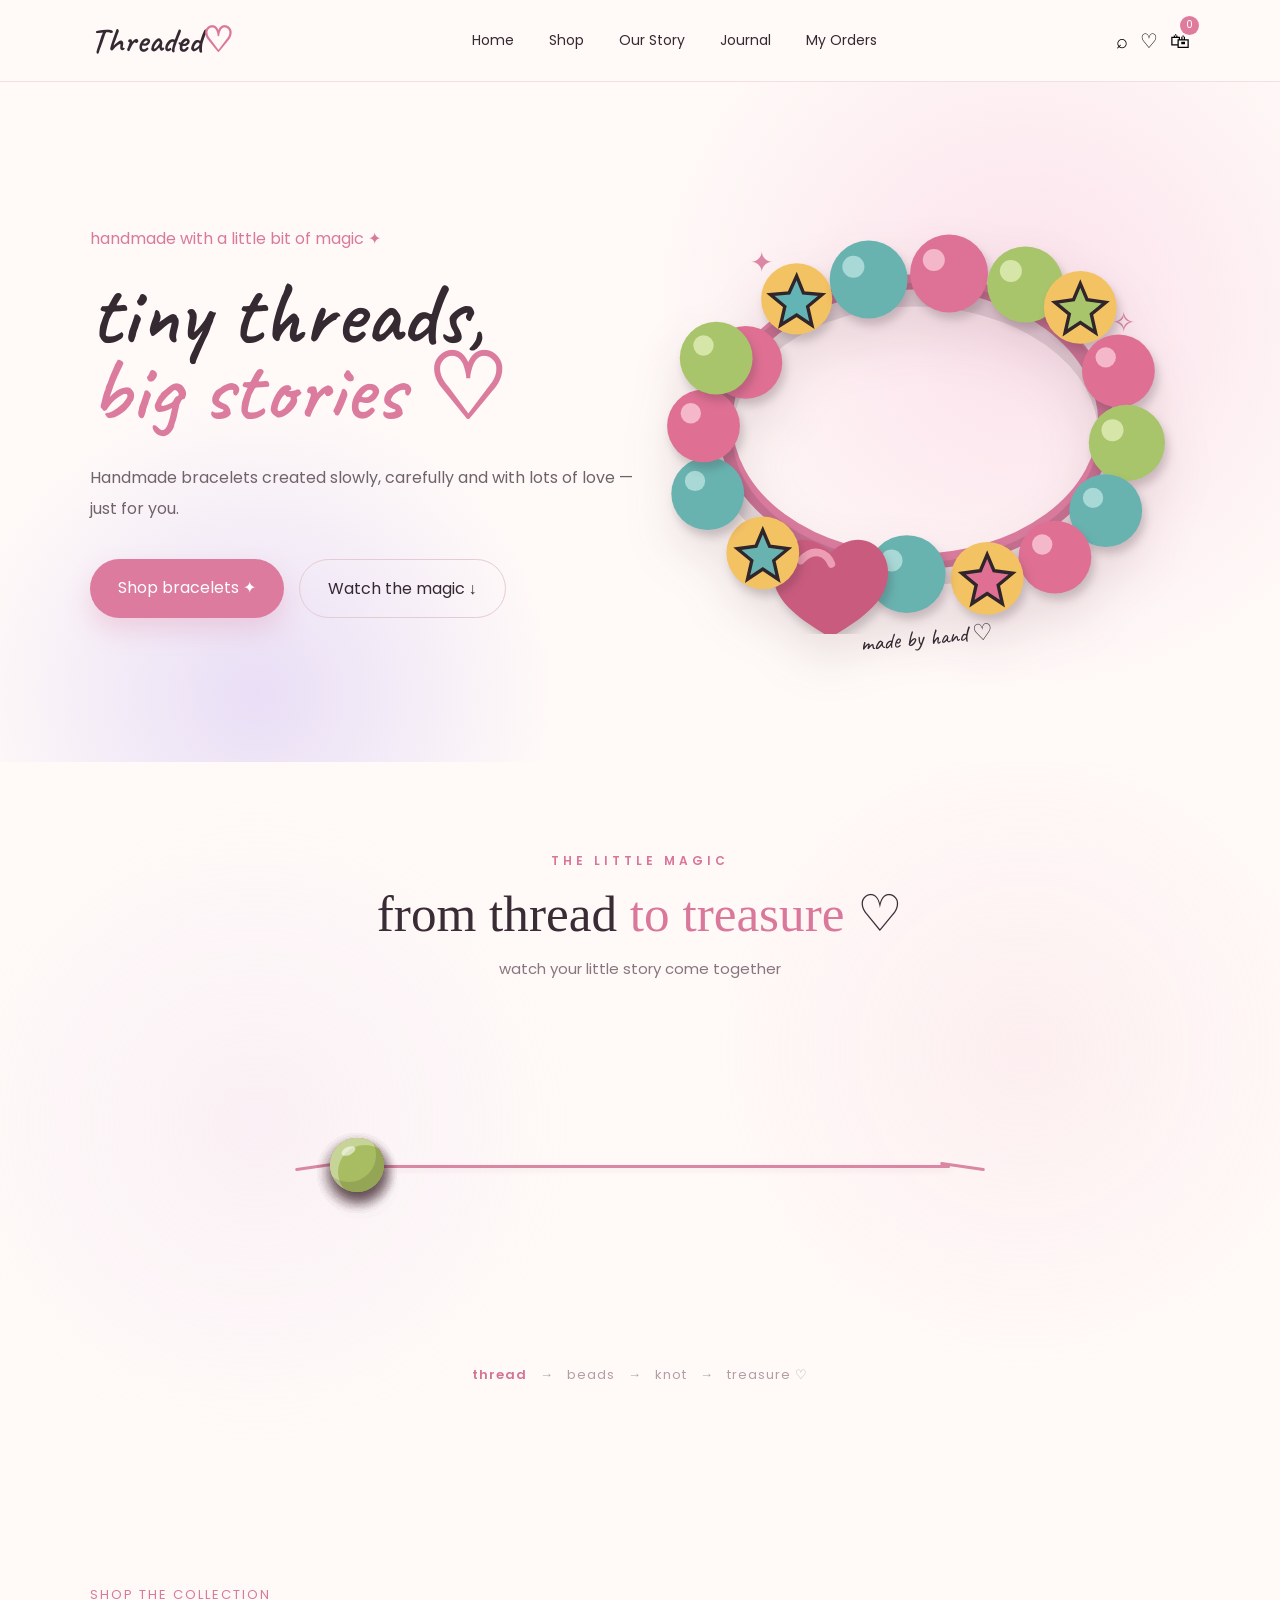
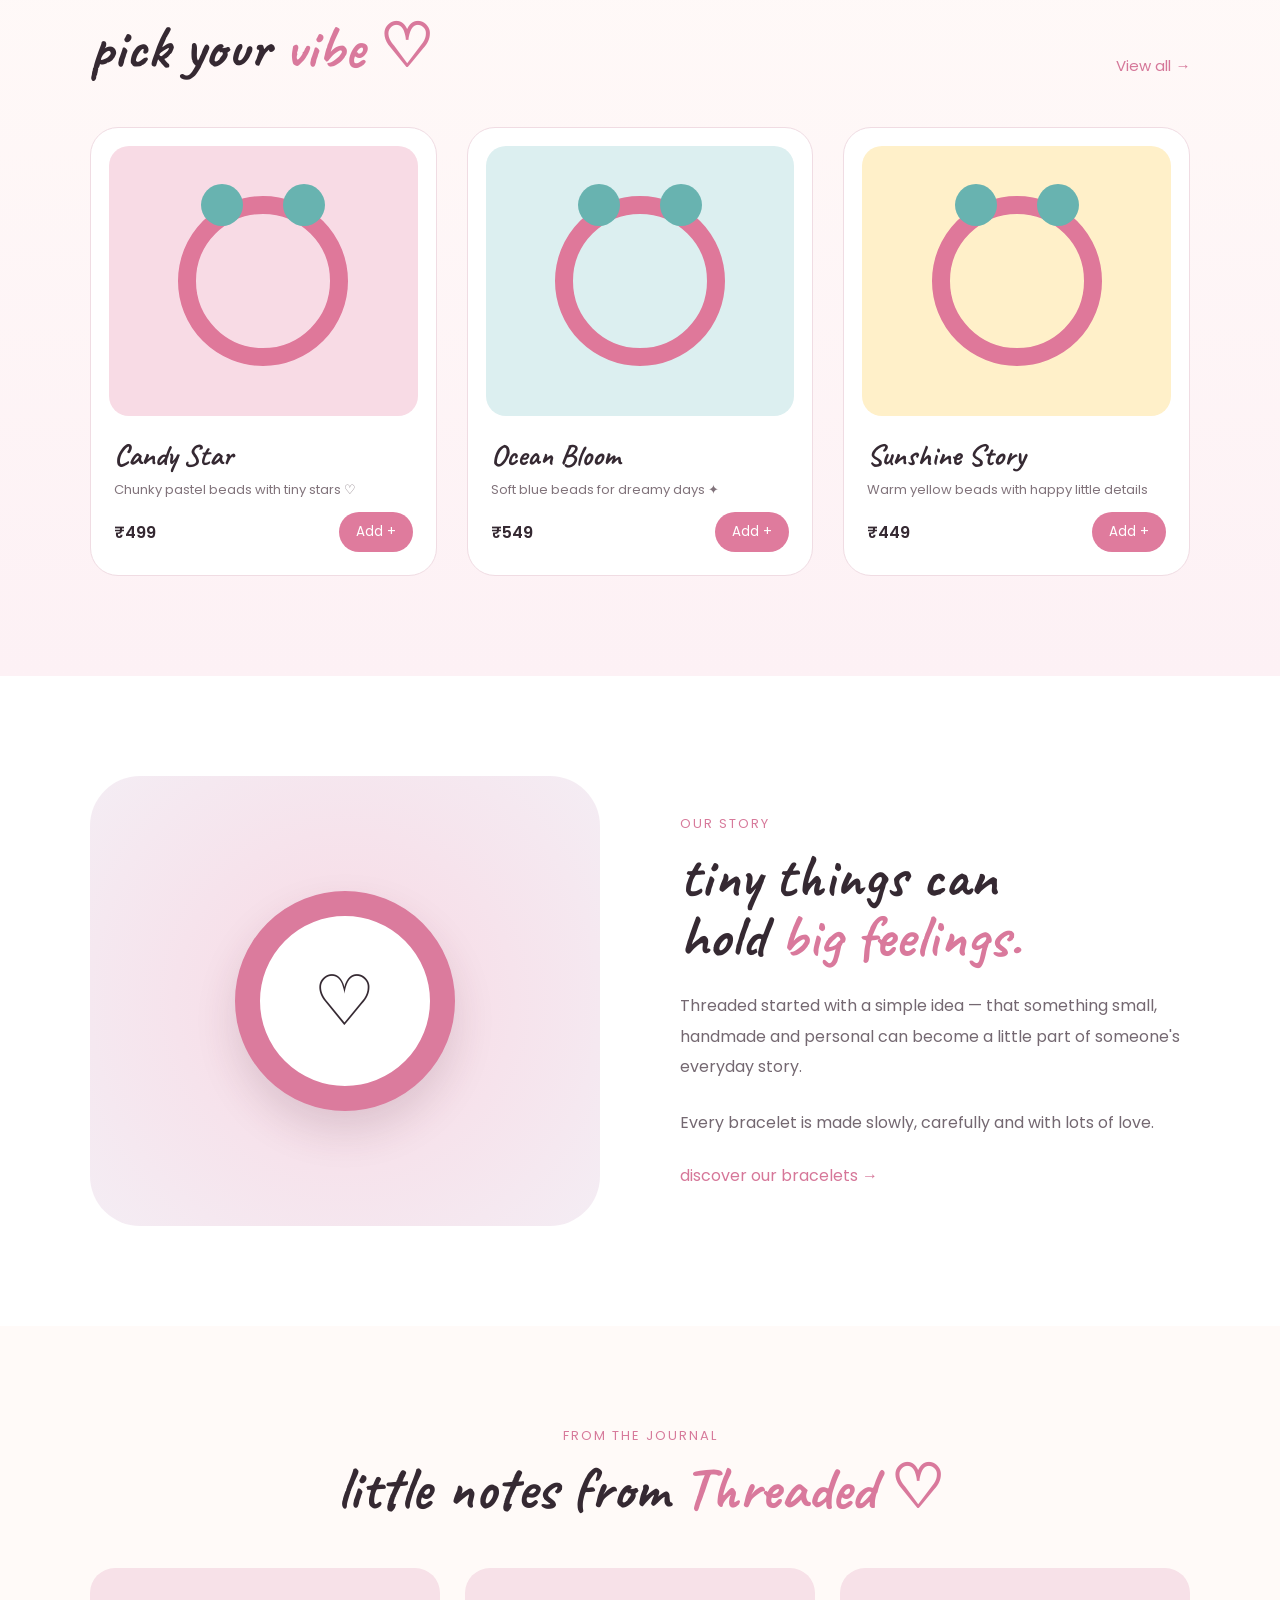
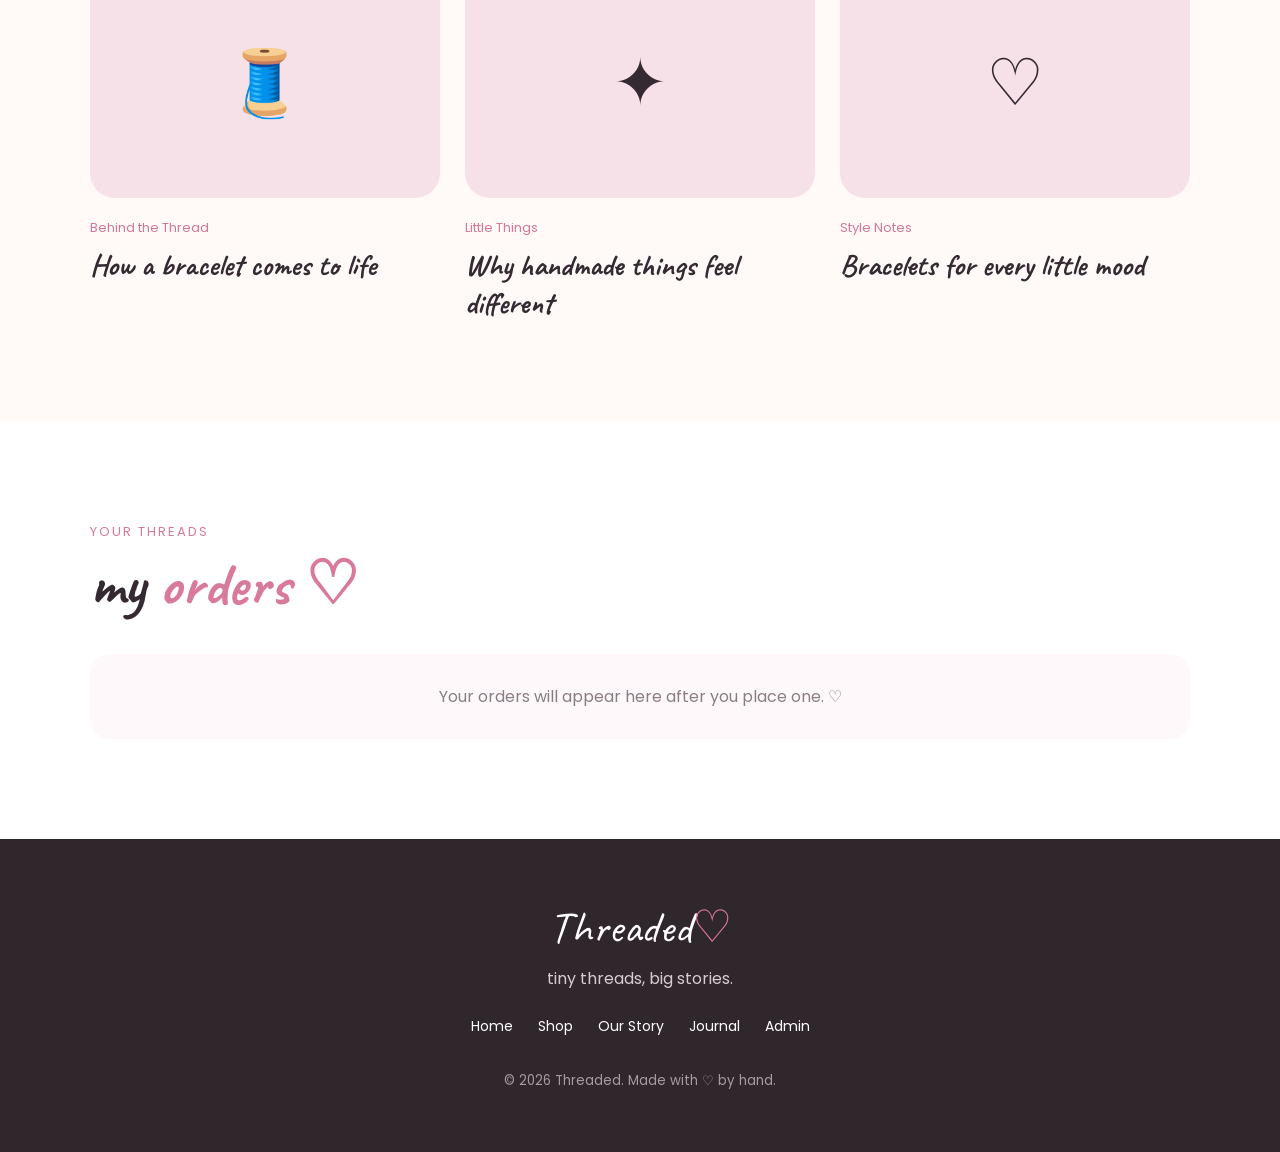
<file: index.html>
<!DOCTYPE html>
<html lang="en">
<head>
    <meta charset="UTF-8">
    <meta name="viewport" content="width=device-width, initial-scale=1.0">

    <title>Threaded ♡ | Handmade Bracelets</title>

    <link rel="stylesheet" href="style.css">

    <link href="https://fonts.googleapis.com/css2?family=Caveat:wght@400;500;600;700&family=Poppins:wght@300;400;500;600&display=swap" rel="stylesheet">
</head>

<body>

<!-- ================= NAVBAR ================= -->

<header class="navbar">

    <div class="logo">
        Threaded<span>♡</span>
    </div>

    <nav>
        <a href="#home">Home</a>
        <a href="#shop">Shop</a>
        <a href="#story">Our Story</a>
        <a href="#journal">Journal</a>
        <a href="#orders">My Orders</a>
    </nav>

    <div class="nav-icons">

        <button onclick="openSearch()">⌕</button>

        <button onclick="showWishlist()">♡</button>

        <button class="cart-button" onclick="openCart()">
            🛍
            <span id="cartCount">0</span>
        </button>

    </div>

</header>


<!-- ================= HERO ================= -->

<section class="hero" id="home">

    <div class="hero-content">

        <p class="eyebrow">
            handmade with a little bit of magic ✦
        </p>

        <h1>
            tiny threads,<br>
            <span>big stories ♡</span>
        </h1>

        <p class="hero-text">
            Handmade bracelets created slowly, carefully and with lots
            of love — just for you.
        </p>

        <div class="hero-buttons">

            <a href="#shop" class="btn primary">
                Shop bracelets ✦
            </a>

            <a href="#process" class="btn secondary">
                Watch the magic ↓
            </a>

        </div>

    </div>


    <!-- BRACELET FROM REFERENCE IMAGE -->

    <div class="hero-bracelet">

        <div class="sparkle sparkle-one">✦</div>
        <div class="sparkle sparkle-two">✧</div>
        <div class="sparkle sparkle-three">✦</div>

        <svg
            class="bracelet-svg"
            viewBox="0 0 650 500"
            xmlns="http://www.w3.org/2000/svg"
        >

            <!-- Bracelet thread -->
            <ellipse
                cx="325"
                cy="250"
                rx="225"
                ry="165"
                fill="none"
                stroke="#d77a9c"
                stroke-width="18"
            />

            <!-- Shadow -->
            <ellipse
                cx="325"
                cy="265"
                rx="230"
                ry="165"
                fill="none"
                stroke="rgba(50,30,40,0.12)"
                stroke-width="28"
            />

            <!-- TOP LEFT PINK -->
            <g class="bead">
                <circle cx="125" cy="180" r="43" fill="#df7094"/>
                <circle cx="112" cy="166" r="12" fill="#f5b8ca"/>
            </g>

            <!-- TOP LEFT STAR -->
            <g class="star-bead">
                <circle cx="185" cy="105" r="42" fill="#f3c263"/>
                <path
                    d="M185 78
                       L193 98
                       L215 100
                       L198 114
                       L203 136
                       L185 124
                       L166 136
                       L171 114
                       L154 100
                       L176 98 Z"
                    fill="#62b5b4"
                    stroke="#30252b"
                    stroke-width="4"
                />
            </g>

            <!-- TOP TEAL -->
            <g class="bead">
                <circle cx="270" cy="82" r="46" fill="#68b3b0"/>
                <circle cx="252" cy="67" r="13" fill="#a9d9d6"/>
            </g>

            <!-- TOP PINK -->
            <g class="bead">
                <circle cx="365" cy="75" r="46" fill="#dd7296"/>
                <circle cx="347" cy="59" r="13" fill="#f4b7c9"/>
            </g>

            <!-- TOP GREEN -->
            <g class="bead">
                <circle cx="455" cy="88" r="45" fill="#a9c56b"/>
                <circle cx="438" cy="72" r="13" fill="#d6e6a8"/>
            </g>

            <!-- TOP RIGHT STAR -->
            <g class="star-bead">
                <circle cx="520" cy="115" r="43" fill="#f3c263"/>
                <path
                    d="M520 87
                       L528 106
                       L550 109
                       L533 123
                       L538 145
                       L520 133
                       L502 145
                       L507 123
                       L490 109
                       L512 106 Z"
                    fill="#a9c56b"
                    stroke="#30252b"
                    stroke-width="4"
                />
            </g>

            <!-- RIGHT PINK -->
            <g class="bead">
                <circle cx="565" cy="190" r="43" fill="#df7094"/>
                <circle cx="550" cy="174" r="12" fill="#f5b8ca"/>
            </g>

            <!-- RIGHT GREEN -->
            <g class="bead">
                <circle cx="575" cy="275" r="45" fill="#a9c56b"/>
                <circle cx="558" cy="260" r="13" fill="#d6e6a8"/>
            </g>

            <!-- RIGHT TEAL -->
            <g class="bead">
                <circle cx="550" cy="355" r="43" fill="#68b3b0"/>
                <circle cx="535" cy="340" r="12" fill="#a9d9d6"/>
            </g>

            <!-- RIGHT PINK -->
            <g class="bead">
                <circle cx="490" cy="410" r="43" fill="#df7094"/>
                <circle cx="475" cy="395" r="12" fill="#f5b8ca"/>
            </g>

            <!-- BOTTOM RIGHT STAR -->
            <g class="star-bead">
                <circle cx="410" cy="435" r="43" fill="#f3c263"/>
                <path
                    d="M410 407
                       L418 426
                       L440 429
                       L423 443
                       L428 465
                       L410 453
                       L392 465
                       L397 443
                       L380 429
                       L402 426 Z"
                    fill="#df7094"
                    stroke="#30252b"
                    stroke-width="4"
                />
            </g>

            <!-- LEFT BOTTOM TEAL -->
            <g class="bead">
                <circle cx="315" cy="430" r="46" fill="#68b3b0"/>
                <circle cx="297" cy="414" r="13" fill="#a9d9d6"/>
            </g>

            <!-- HEART CENTER -->
            <g class="heart-bead">

                <path
                    d="
                    M225 405
                    C190 370 150 400 158 438
                    C164 469 198 488 225 505
                    C252 488 286 469 292 438
                    C300 400 260 370 225 405
                    Z
                    "
                    fill="#c95c7e"
                />

                <path
                    d="
                    M190 414
                    C205 397 221 405 226 418
                    "
                    fill="none"
                    stroke="#ed9db4"
                    stroke-width="9"
                    stroke-linecap="round"
                />

            </g>

            <!-- LEFT BOTTOM STAR -->
            <g class="star-bead">
                <circle cx="145" cy="405" r="43" fill="#f3c263"/>

                <path
                    d="M145 378
                       L153 397
                       L175 400
                       L158 414
                       L163 436
                       L145 424
                       L127 436
                       L132 414
                       L115 400
                       L137 397 Z"
                    fill="#68b3b0"
                    stroke="#30252b"
                    stroke-width="4"
                />
            </g>

            <!-- LEFT TEAL -->
            <g class="bead">
                <circle cx="80" cy="335" r="43" fill="#68b3b0"/>
                <circle cx="65" cy="320" r="12" fill="#a9d9d6"/>
            </g>

            <!-- LEFT PINK -->
            <g class="bead">
                <circle cx="75" cy="255" r="43" fill="#df7094"/>
                <circle cx="60" cy="240" r="12" fill="#f5b8ca"/>
            </g>

            <!-- LEFT GREEN -->
            <g class="bead">
                <circle cx="90" cy="175" r="43" fill="#a9c56b"/>
                <circle cx="75" cy="160" r="12" fill="#d6e6a8"/>
            </g>

        </svg>

        <div class="handmade-text">
            made by hand ♡
        </div>

    </div>

</section>


<!-- ================= PROCESS ================= -->

<!-- ==================== THE LITTLE MAGIC ==================== -->
<section class="magic-process" id="magic">

    <div class="magic-heading">
        <span>THE LITTLE MAGIC</span>
        <h2>from thread <em>to treasure</em> ♡</h2>
        <p>watch your little story come together</p>
    </div>

    <div class="bracelet-animation">

        <!-- THREAD -->
        <div class="magic-thread">
            <div class="thread-line"></div>
            <div class="thread-end left"></div>
            <div class="thread-end right"></div>
        </div>

        <!-- MOVING BEADS -->
        <div class="moving-beads">

            <div class="magic-bead pink bead-1"></div>

            <div class="magic-bead blue bead-2"></div>

            <div class="magic-bead yellow star-bead bead-3">
                <span>★</span>
            </div>

            <div class="magic-bead green bead-4"></div>

            <div class="magic-bead pink bead-5"></div>

            <div class="magic-bead blue bead-6"></div>

            <div class="magic-bead yellow star-bead bead-7">
                <span>★</span>
            </div>

            <div class="magic-bead green bead-8"></div>

        </div>

        <!-- KNOT -->
        <div class="magic-knot">
            <div class="knot-loop left-loop"></div>
            <div class="knot-loop right-loop"></div>
            <div class="knot-center"></div>
            <div class="knot-tail left-tail"></div>
            <div class="knot-tail right-tail"></div>
        </div>

        <!-- FINISHED BRACELET -->
        <div class="finished-bracelet">

            <div class="bracelet-ring"></div>

            <div class="final-bead final-1 pink"></div>
            <div class="final-bead final-2 blue"></div>

            <div class="final-bead final-3 yellow star-final">
                ★
            </div>

            <div class="final-bead final-4 green"></div>

            <div class="final-bead final-5 pink"></div>

            <div class="final-bead final-6 blue"></div>

            <div class="final-bead final-7 yellow star-final">
                ★
            </div>

            <div class="final-bead final-8 green"></div>

            <!-- HEART -->
            <div class="final-heart">♥</div>

            <!-- SPARKLES -->
            <span class="magic-sparkle sparkle-1">✦</span>
            <span class="magic-sparkle sparkle-2">✧</span>
            <span class="magic-sparkle sparkle-3">✦</span>

        </div>

    </div>

    <div class="magic-caption">
        <span class="caption-step active">thread</span>
        <span>→</span>
        <span class="caption-step">beads</span>
        <span>→</span>
        <span class="caption-step">knot</span>
        <span>→</span>
        <span class="caption-step">treasure ♡</span>
    </div>

</section>


<!-- ================= SHOP ================= -->

<section class="shop-section" id="shop">

    <div class="section-heading">

        <div>
            <p class="section-small">SHOP THE COLLECTION</p>

            <h2>
                pick your <span>vibe ♡</span>
            </h2>
        </div>

        <button class="view-all" onclick="scrollToShop()">
            View all →
        </button>

    </div>


    <div class="products" id="productGrid"></div>

</section>


<!-- ================= STORY ================= -->

<section class="story" id="story">

    <div class="story-art">

        <div class="mini-bracelet">
            ♡
        </div>

    </div>

    <div class="story-content">

        <p class="section-small">OUR STORY</p>

        <h2>
            tiny things can<br>
            hold <span>big feelings.</span>
        </h2>

        <p>
            Threaded started with a simple idea — that something small,
            handmade and personal can become a little part of someone's
            everyday story.
        </p>

        <p>
            Every bracelet is made slowly, carefully and with lots of love.
        </p>

        <a href="#shop" class="text-link">
            discover our bracelets →
        </a>

    </div>

</section>


<!-- ================= JOURNAL ================= -->

<section class="journal" id="journal">

    <p class="section-small">FROM THE JOURNAL</p>

    <h2>
        little notes from <span>Threaded ♡</span>
    </h2>

    <div class="journal-grid">

        <article>
            <div class="journal-image">🧵</div>
            <p>Behind the Thread</p>
            <h3>How a bracelet comes to life</h3>
        </article>

        <article>
            <div class="journal-image">✦</div>
            <p>Little Things</p>
            <h3>Why handmade things feel different</h3>
        </article>

        <article>
            <div class="journal-image">♡</div>
            <p>Style Notes</p>
            <h3>Bracelets for every little mood</h3>
        </article>

    </div>

</section>


<!-- ================= MY ORDERS ================= -->

<section class="orders-section" id="orders">

    <p class="section-small">YOUR THREADS</p>

    <h2>
        my <span>orders ♡</span>
    </h2>

    <div id="ordersList" class="orders-list">
        <p class="empty-orders">
            Your orders will appear here after you place one. ♡
        </p>
    </div>

</section>


<!-- ================= FOOTER ================= -->

<footer>

    <div class="footer-logo">
        Threaded<span>♡</span>
    </div>

    <p>
        tiny threads, big stories.
    </p>

    <div class="footer-links">
        <a href="#home">Home</a>
        <a href="#shop">Shop</a>
        <a href="#story">Our Story</a>
        <a href="#journal">Journal</a>
        <a href="admin.html">Admin</a>
    </div>

    <small>
        © 2026 Threaded. Made with ♡ by hand.
    </small>

</footer>


<!-- ================= CART ================= -->

<div class="overlay" id="overlay" onclick="closeCart()"></div>

<aside class="cart-panel" id="cartPanel">

    <div class="cart-header">

        <h2>Your Bag ♡</h2>

        <button onclick="closeCart()">×</button>

    </div>

    <div id="cartItems"></div>

    <div class="cart-bottom">

        <div class="cart-total">
            <span>Total</span>
            <strong id="cartTotal">₹0</strong>
        </div>

        <button class="checkout-btn" onclick="checkout()">
            Continue to checkout →
        </button>

    </div>

</aside>


<!-- ================= CHECKOUT MODAL ================= -->

<div class="modal" id="checkoutModal">

    <div class="modal-box">

        <button class="modal-close" onclick="closeCheckout()">×</button>

        <p class="section-small">CHECKOUT</p>

        <h2>
            almost <span>yours ♡</span>
        </h2>

        <form id="checkoutForm">

            <input
                type="text"
                id="customerName"
                placeholder="Your name"
                required
            >

            <input
                type="email"
                id="customerEmail"
                placeholder="Email address"
                required
            >

            <input
                type="tel"
                id="customerPhone"
                placeholder="Phone number"
                required
            >

            <textarea
                id="customerAddress"
                placeholder="Delivery address"
                required
            ></textarea>

            <div class="form-row">

                <input
                    type="text"
                    id="customerCity"
                    placeholder="City"
                    required
                >

                <input
                    type="text"
                    id="customerPincode"
                    placeholder="Pincode"
                    required
                >

            </div>

            <div class="payment-box">

                <h3>Payment</h3>

                <p>
                    Secure payment gateway
                </p>

                <button type="submit" class="payment-btn">
                    Pay Now — <span id="checkoutAmount">₹0</span>
                </button>

                <small>
                    Demo payment for prototype.
                    Connect Razorpay/Stripe through a backend for real payments.
                </small>

            </div>

        </form>

    </div>

</div>


<script src="script.js"></script>

</body>
</html>
</file>
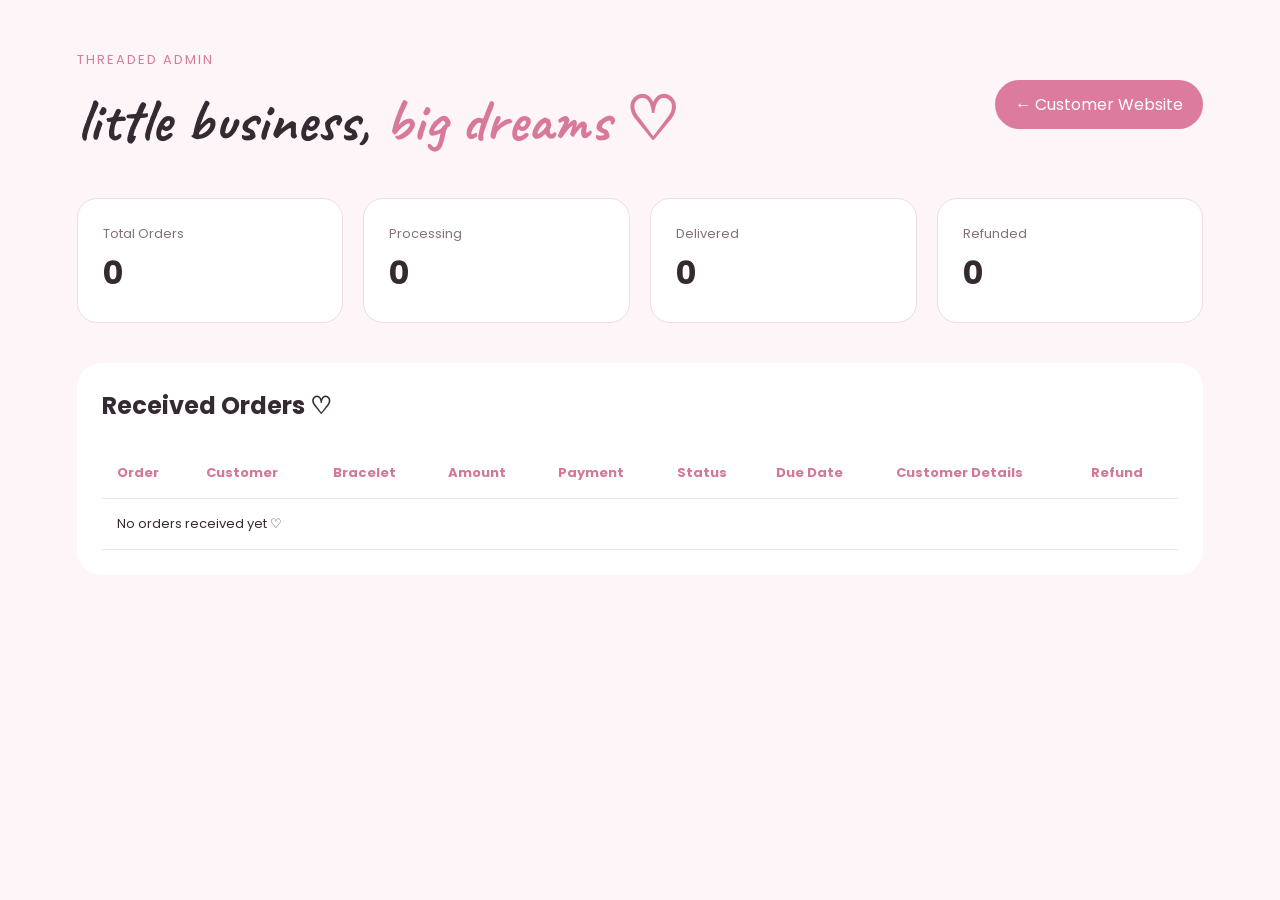
<file: admin.html>
<!DOCTYPE html>
<html lang="en">

<head>

    <meta charset="UTF-8">

    <meta
        name="viewport"
        content="width=device-width, initial-scale=1.0"
    >

    <title>Threaded | Admin Dashboard</title>

    <link rel="stylesheet" href="style.css">

    <link
        href="https://fonts.googleapis.com/css2?family=Caveat:wght@400;500;600;700&family=Poppins:wght@300;400;500;600&display=swap"
        rel="stylesheet"
    >

    <style>

        body {
            background: #fdf5f7;
        }

        .admin-page {
            padding: 50px 6%;
        }

        .admin-header {
            display: flex;
            justify-content: space-between;
            align-items: center;
            margin-bottom: 40px;
        }

        .admin-title {
            font-family: "Caveat", cursive;
            font-size: 60px;
        }

        .admin-title span {
            color: #d8799b;
        }

        .back-home {
            padding: 12px 20px;
            border-radius: 25px;
            background: #dc7b9d;
            color: white;
        }

        .dashboard-cards {
            display: grid;
            grid-template-columns:
                repeat(4, 1fr);

            gap: 20px;
            margin-bottom: 40px;
        }

        .dashboard-card {
            background: white;
            padding: 25px;
            border-radius: 20px;
            border: 1px solid #efdde4;
        }

        .dashboard-card p {
            color: #81727a;
            font-size: 13px;
        }

        .dashboard-card h2 {
            font-family: "Poppins", sans-serif;
            font-size: 32px;
            margin-top: 5px;
        }

        .admin-table {
            background: white;
            border-radius: 25px;
            padding: 25px;
            overflow-x: auto;
        }

        table {
            width: 100%;
            border-collapse: collapse;
            min-width: 900px;
        }

        th,
        td {
            padding: 15px;
            text-align: left;
            border-bottom: 1px solid #f1e1e6;
            font-size: 13px;
        }

        th {
            color: #d47799;
        }

        select {
            padding: 8px;
            border-radius: 10px;
            border: 1px solid #e8d4dc;
        }

        .refund-btn {
            background: #f0d5de;
            color: #8d4661;
            padding: 8px 12px;
            border-radius: 15px;
        }

        .customer-btn {
            background: #e9def3;
            padding: 8px 12px;
            border-radius: 15px;
        }

        @media(max-width: 800px) {

            .dashboard-cards {
                grid-template-columns: 1fr 1fr;
            }

            .admin-header {
                display: block;
            }

            .back-home {
                display: inline-block;
                margin-top: 15px;
            }

        }

    </style>

</head>


<body>

<div class="admin-page">

    <div class="admin-header">

        <div>

            <p class="section-small">
                THREADED ADMIN
            </p>

            <h1 class="admin-title">
                little business,
                <span>big dreams ♡</span>
            </h1>

        </div>

        <a
            href="index.html"
            class="back-home"
        >
            ← Customer Website
        </a>

    </div>


    <!-- DASHBOARD CARDS -->

    <div class="dashboard-cards">

        <div class="dashboard-card">

            <p>Total Orders</p>

            <h2 id="totalOrders">
                0
            </h2>

        </div>


        <div class="dashboard-card">

            <p>Processing</p>

            <h2 id="processingOrders">
                0
            </h2>

        </div>


        <div class="dashboard-card">

            <p>Delivered</p>

            <h2 id="deliveredOrders">
                0
            </h2>

        </div>


        <div class="dashboard-card">

            <p>Refunded</p>

            <h2 id="refundedOrders">
                0
            </h2>

        </div>

    </div>


    <!-- ORDERS -->

    <div class="admin-table">

        <h2>
            Received Orders ♡
        </h2>

        <br>

        <table>

            <thead>

                <tr>

                    <th>Order</th>

                    <th>Customer</th>

                    <th>Bracelet</th>

                    <th>Amount</th>

                    <th>Payment</th>

                    <th>Status</th>

                    <th>Due Date</th>

                    <th>Customer Details</th>

                    <th>Refund</th>

                </tr>

            </thead>


            <tbody id="adminOrders">

            </tbody>

        </table>

    </div>

</div>


<script src="admin.js"></script>

</body>

</html>
</file>
<file: style.css>
* {
    margin: 0;
    padding: 0;
    box-sizing: border-box;
}

html {
    scroll-behavior: smooth;
}

body {
    font-family: "Poppins", sans-serif;
    color: #352932;
    background: #fffaf8;
}

a {
    text-decoration: none;
    color: inherit;
}

button {
    font-family: inherit;
    cursor: pointer;
    border: none;
}


/* ================= NAVBAR ================= */

.navbar {
    height: 82px;
    padding: 0 7%;
    display: flex;
    align-items: center;
    justify-content: space-between;

    background: rgba(255,250,248,0.94);
    border-bottom: 1px solid #f1dfe4;

    position: sticky;
    top: 0;
    z-index: 1000;
}

.logo {
    font-family: "Caveat", cursive;
    font-size: 35px;
    font-weight: 600;
}

.logo span,
.footer-logo span {
    color: #dc789b;
}

.navbar nav {
    display: flex;
    gap: 35px;
}

.navbar nav a {
    font-size: 14px;
    transition: .3s;
}

.navbar nav a:hover {
    color: #d87799;
}

.nav-icons {
    display: flex;
    gap: 12px;
    align-items: center;
}

.nav-icons button {
    background: transparent;
    font-size: 20px;
}

.cart-button {
    position: relative;
}

.cart-button span {
    position: absolute;
    top: -10px;
    right: -9px;

    width: 19px;
    height: 19px;

    background: #df7c9e;
    color: white;

    border-radius: 50%;
    font-size: 10px;

    display: flex;
    justify-content: center;
    align-items: center;
}


/* ================= HERO ================= */

.hero {
    min-height: 680px;

    padding: 70px 7%;

    display: grid;
    grid-template-columns: 1fr 1fr;
    align-items: center;

    background:
        radial-gradient(
            circle at 80% 35%,
            #fbe1eb,
            transparent 35%
        ),
        radial-gradient(
            circle at 20% 90%,
            #e9def6,
            transparent 25%
        ),
        #fffaf8;
}

.hero-content {
    max-width: 620px;
}

.eyebrow {
    color: #d9799c;
    margin-bottom: 25px;
    font-size: 16px;
}

.hero h1 {
    font-family: "Caveat", cursive;
    font-size: clamp(70px, 7vw, 105px);
    line-height: .85;
    font-weight: 600;
    margin-bottom: 35px;
}

.hero h1 span {
    color: #db7b9d;
}

.hero-text {
    max-width: 550px;
    line-height: 1.9;
    color: #70636c;
    font-size: 16px;
}

.hero-buttons {
    display: flex;
    gap: 15px;
    margin-top: 35px;
}

.btn {
    padding: 16px 28px;
    border-radius: 40px;
    transition: .3s;
}

.btn.primary {
    color: white;
    background: #dc7b9d;
    box-shadow: 0 12px 25px rgba(220,123,157,.25);
}

.btn.secondary {
    border: 1px solid #e7cbd4;
}

.btn:hover {
    transform: translateY(-3px);
}


/* ================= BRACELET ================= */

.hero-bracelet {
    position: relative;
    min-height: 500px;

    display: flex;
    justify-content: center;
    align-items: center;
}

.bracelet-svg {
    width: 100%;
    max-width: 620px;

    filter:
        drop-shadow(0 25px 25px rgba(70,30,45,.12));

    animation: floatBracelet 5s ease-in-out infinite;
}

.bead,
.star-bead,
.heart-bead {
    filter: drop-shadow(4px 8px 5px rgba(50,30,40,.20));
}

.sparkle {
    position: absolute;
    color: #dc89a7;
    font-size: 28px;
    animation: sparkle 2s infinite;
}

.sparkle-one {
    top: 70px;
    left: 20%;
}

.sparkle-two {
    top: 130px;
    right: 10%;
}

.sparkle-three {
    bottom: 80px;
    right: 20%;
}

.handmade-text {
    position: absolute;
    bottom: 20px;
    left: 40%;

    font-family: "Caveat", cursive;
    font-size: 23px;
    transform: rotate(-5deg);
}

@keyframes floatBracelet {

    0%,100% {
        transform: translateY(0) rotate(0deg);
    }

    50% {
        transform: translateY(-12px) rotate(1deg);
    }
}

@keyframes sparkle {

    0%,100% {
        transform: scale(1);
        opacity: .5;
    }

    50% {
        transform: scale(1.3);
        opacity: 1;
    }
}


/* ================= GENERAL ================= */

section {
    padding: 100px 7%;
}

.section-small {
    color: #d77a9b;
    font-size: 13px;
    letter-spacing: 2px;
    margin-bottom: 12px;
}

section h2 {
    font-family: "Caveat", cursive;
    font-size: 60px;
    line-height: 1;
}

section h2 span {
    color: #d9799c;
}


/* ================= PROCESS ================= */

.process {
    text-align: center;
    background: #fff;
}

.process-grid {
    margin-top: 55px;

    display: grid;
    grid-template-columns: repeat(4,1fr);
    gap: 25px;
}

.process-card {
    padding: 35px 20px;
    background: #fffaf8;
    border-radius: 25px;
    border: 1px solid #f1dce2;

    transition: .3s;
}

.process-card:hover {
    transform: translateY(-8px);
}

.process-icon {
    font-size: 40px;
    margin-bottom: 15px;
}

.process-card h3 {
    margin-bottom: 10px;
}

.process-card p {
    color: #786b73;
    font-size: 14px;
    line-height: 1.7;
}


/* ================= SHOP ================= */

.shop-section {
    background:
        linear-gradient(
            180deg,
            #fffaf8,
            #fdf1f5
        );
}

.section-heading {
    display: flex;
    justify-content: space-between;
    align-items: end;
    margin-bottom: 50px;
}

.view-all {
    background: transparent;
    color: #d57799;
    font-size: 15px;
}

.products {
    display: grid;
    grid-template-columns: repeat(3,1fr);
    gap: 30px;
}

.product-card {
    background: white;
    border-radius: 28px;
    padding: 18px;
    border: 1px solid #f0dce3;
    transition: .35s;
}

.product-card:hover {
    transform: translateY(-8px);
    box-shadow: 0 20px 40px rgba(100,50,70,.08);
}

.product-art {
    height: 270px;
    border-radius: 20px;

    display: flex;
    justify-content: center;
    align-items: center;

    position: relative;
    overflow: hidden;
}

.product-art.pink {
    background: #f8dbe5;
}

.product-art.blue {
    background: #dceff0;
}

.product-art.yellow {
    background: #fff0c9;
}

.product-mini-bracelet {
    width: 170px;
    height: 170px;

    border-radius: 50%;

    border: 18px solid #df789a;

    position: relative;
}

.product-mini-bracelet::before,
.product-mini-bracelet::after {
    content: "";
    position: absolute;

    width: 42px;
    height: 42px;

    border-radius: 50%;

    background: #68b3b0;

    top: -30px;
}

.product-mini-bracelet::before {
    left: 5px;
}

.product-mini-bracelet::after {
    right: 5px;
}

.product-info {
    padding: 20px 5px 5px;
}

.product-info h3 {
    font-family: "Caveat", cursive;
    font-size: 30px;
}

.product-info p {
    color: #81737b;
    font-size: 13px;
    margin: 6px 0 12px;
}

.product-bottom {
    display: flex;
    justify-content: space-between;
    align-items: center;
}

.price {
    font-weight: 600;
}

.add-button {
    background: #df7b9d;
    color: white;
    padding: 10px 17px;
    border-radius: 30px;
}


/* ================= STORY ================= */

.story {
    display: grid;
    grid-template-columns: 1fr 1fr;
    gap: 80px;
    align-items: center;
    background: white;
}

.story-art {
    min-height: 450px;

    display: flex;
    align-items: center;
    justify-content: center;

    background:
        radial-gradient(
            circle,
            #f8d9e4,
            #f4edf4
        );

    border-radius: 50px;
}

.mini-bracelet {
    width: 220px;
    height: 220px;

    border: 25px solid #db7b9d;
    border-radius: 50%;

    display: flex;
    align-items: center;
    justify-content: center;

    font-size: 70px;

    background: white;

    box-shadow: 0 20px 40px rgba(80,40,60,.15);
}

.story-content p:not(.section-small) {
    color: #746871;
    line-height: 1.9;
    margin-top: 25px;
}

.text-link {
    display: inline-block;
    margin-top: 25px;
    color: #d67799;
}


/* ================= JOURNAL ================= */

.journal {
    text-align: center;
}

.journal-grid {
    display: grid;
    grid-template-columns: repeat(3,1fr);
    gap: 25px;

    margin-top: 50px;
}

.journal-grid article {
    text-align: left;
}

.journal-image {
    height: 230px;

    border-radius: 25px;

    background: #f7e1e8;

    display: flex;
    align-items: center;
    justify-content: center;

    font-size: 65px;

    margin-bottom: 20px;
}

.journal-grid p {
    color: #d47799;
    font-size: 13px;
}

.journal-grid h3 {
    font-family: "Caveat", cursive;
    font-size: 30px;
    margin-top: 8px;
}


/* ================= ORDERS ================= */

.orders-section {
    background: #fff;
}

.orders-list {
    margin-top: 40px;
}

.empty-orders {
    padding: 30px;
    text-align: center;
    color: #8b7d85;
    background: #fff8fa;
    border-radius: 20px;
}

.order-card {
    background: #fff8fa;
    border: 1px solid #f1dce3;
    padding: 22px;
    border-radius: 20px;
    margin-bottom: 15px;
}

.order-top {
    display: flex;
    justify-content: space-between;
}

.order-status {
    color: #d77799;
}


/* ================= FOOTER ================= */

footer {
    padding: 60px 7%;
    background: #30272d;
    color: white;
    text-align: center;
}

.footer-logo {
    font-family: "Caveat", cursive;
    font-size: 45px;
}

footer p {
    margin: 10px 0 25px;
    color: #d9cbd1;
}

.footer-links {
    display: flex;
    justify-content: center;
    gap: 25px;
    margin-bottom: 30px;
    font-size: 14px;
}

footer small {
    color: #a99aa2;
}


/* ================= CART ================= */

.overlay {
    position: fixed;
    inset: 0;

    background: rgba(30,20,25,.4);

    opacity: 0;
    pointer-events: none;

    transition: .3s;

    z-index: 1500;
}

.overlay.active {
    opacity: 1;
    pointer-events: all;
}

.cart-panel {
    position: fixed;
    top: 0;
    right: -450px;

    width: 420px;
    max-width: 90%;

    height: 100vh;

    background: #fffaf8;

    z-index: 1600;

    padding: 30px;

    transition: .4s;

    display: flex;
    flex-direction: column;
}

.cart-panel.active {
    right: 0;
}

.cart-header {
    display: flex;
    justify-content: space-between;
    margin-bottom: 30px;
}

.cart-header button {
    background: none;
    font-size: 30px;
}

.cart-item {
    display: flex;
    justify-content: space-between;
    padding: 15px 0;
    border-bottom: 1px solid #efdde3;
}

.cart-item button {
    background: #f4dce3;
    border-radius: 50%;
    width: 28px;
    height: 28px;
}

.cart-bottom {
    margin-top: auto;
}

.cart-total {
    display: flex;
    justify-content: space-between;
    padding: 20px 0;
    font-size: 18px;
}

.checkout-btn,
.payment-btn {
    width: 100%;
    padding: 16px;
    border-radius: 30px;
    background: #dc7b9d;
    color: white;
}


/* ================= MODAL ================= */

.modal {
    position: fixed;
    inset: 0;

    background: rgba(30,20,25,.5);

    display: none;

    align-items: center;
    justify-content: center;

    z-index: 2000;

    padding: 20px;
}

.modal.active {
    display: flex;
}

.modal-box {
    width: 520px;
    max-width: 100%;

    max-height: 90vh;
    overflow-y: auto;

    background: #fffaf8;

    border-radius: 30px;
    padding: 40px;

    position: relative;
}

.modal-close {
    position: absolute;
    right: 25px;
    top: 20px;

    background: transparent;
    font-size: 30px;
}

.modal-box form {
    margin-top: 25px;
}

.modal-box input,
.modal-box textarea {
    width: 100%;

    border: 1px solid #ead5dd;

    background: white;

    padding: 14px 16px;

    border-radius: 14px;

    margin-bottom: 13px;

    font-family: inherit;
}

.modal-box textarea {
    min-height: 100px;
    resize: vertical;
}

.form-row {
    display: grid;
    grid-template-columns: 1fr 1fr;
    gap: 12px;
}

.payment-box {
    margin-top: 15px;
    padding: 20px;

    background: #f9e6ec;
    border-radius: 20px;
}

.payment-box p {
    color: #786b73;
    font-size: 13px;
    margin: 5px 0 15px;
}

.payment-box small {
    display: block;
    color: #86777f;
    font-size: 10px;
    margin-top: 10px;
}


/* ================= RESPONSIVE ================= */

@media(max-width: 900px) {

    .navbar nav {
        display: none;
    }

    .hero {
        grid-template-columns: 1fr;
        text-align: center;
    }

    .hero-text {
        margin: auto;
    }

    .hero-buttons {
        justify-content: center;
    }

    .hero-bracelet {
        margin-top: 30px;
    }

    .process-grid,
    .products,
    .journal-grid {
        grid-template-columns: 1fr 1fr;
    }

    .story {
        grid-template-columns: 1fr;
    }
}

@media(max-width: 600px) {

    .hero {
        padding-top: 50px;
    }

    .hero h1 {
        font-size: 70px;
    }

    section {
        padding: 70px 5%;
    }

    section h2 {
        font-size: 48px;
    }

    .process-grid,
    .products,
    .journal-grid {
        grid-template-columns: 1fr;
    }

    .section-heading {
        display: block;
    }

    .view-all {
        margin-top: 15px;
    }

    .form-row {
        grid-template-columns: 1fr;
        gap: 0;
    }
}

/* =========================================================
   THE LITTLE MAGIC — BRACELET MAKING ANIMATION
   ========================================================= */

.magic-process {
    position: relative;
    min-height: 620px;
    padding: 90px 7% 100px;
    background:
        radial-gradient(circle at 20% 50%, rgba(232, 204, 235, 0.22), transparent 30%),
        radial-gradient(circle at 80% 40%, rgba(244, 192, 210, 0.20), transparent 30%),
        #fffaf8;
    overflow: hidden;
}

/* ---------- Heading ---------- */

.magic-heading {
    text-align: center;
    position: relative;
    z-index: 5;
}

.magic-heading span {
    display: block;
    margin-bottom: 18px;
    font-size: 12px;
    letter-spacing: 4px;
    color: #d87599;
    font-weight: 600;
}

.magic-heading h2 {
    margin: 0;
    font-size: clamp(38px, 4vw, 62px);
    line-height: 1;
    font-family: "Brush Script MT", "Segoe Script", cursive;
    font-weight: 500;
    color: #392c35;
}

.magic-heading h2 em {
    color: #d9789a;
    font-style: normal;
}

.magic-heading p {
    margin-top: 18px;
    color: #88757f;
    font-size: 15px;
}


/* =========================================================
   ANIMATION AREA
   ========================================================= */

.bracelet-animation {
    width: min(900px, 100%);
    height: 330px;
    margin: 45px auto 0;
    position: relative;
}


/* =========================================================
   THREAD
   ========================================================= */

.magic-thread {
    position: absolute;
    width: 620px;
    height: 100px;
    left: 50%;
    top: 90px;
    transform: translateX(-50%);
}

.thread-line {
    position: absolute;
    width: 100%;
    height: 3px;
    top: 50%;
    left: 0;
    background: #d987a3;
    border-radius: 10px;
    box-shadow: 0 2px 6px rgba(180, 100, 130, 0.15);

    animation: threadAppear 2s ease-in-out infinite;
}

.thread-end {
    position: absolute;
    width: 45px;
    height: 3px;
    top: 50%;
    background: #d987a3;
    border-radius: 10px;
}

.thread-end.left {
    left: -35px;
    transform: rotate(-8deg);
}

.thread-end.right {
    right: -35px;
    transform: rotate(8deg);
}

@keyframes threadAppear {
    0%,
    8% {
        transform: scaleX(0);
        transform-origin: left;
    }

    20%,
    58% {
        transform: scaleX(1);
        transform-origin: left;
    }

    70%,
    100% {
        transform: scaleX(0);
        transform-origin: right;
    }
}


/* =========================================================
   BEADS
   ========================================================= */

.moving-beads {
    position: absolute;
    width: 620px;
    height: 100px;
    left: 50%;
    top: 90px;
    transform: translateX(-50%);
}

.magic-bead {
    width: 54px;
    height: 54px;
    position: absolute;
    top: 23px;
    border-radius: 50%;
    z-index: 3;

    box-shadow:
        inset -8px -10px 0 rgba(0, 0, 0, 0.12),
        inset 8px 7px 0 rgba(255, 255, 255, 0.35),
        0 8px 15px rgba(65, 40, 50, 0.15);

    animation: beadSlide 8s linear infinite;
}


/* bead shine */

.magic-bead::before {
    content: "";
    position: absolute;
    width: 15px;
    height: 8px;
    left: 11px;
    top: 9px;
    border-radius: 50%;
    background: rgba(255, 255, 255, 0.55);
    transform: rotate(-25deg);
}


/* colors */

.magic-bead.pink {
    background: #dc7195;
}

.magic-bead.blue {
    background: #6db5c2;
}

.magic-bead.green {
    background: #a8bd61;
}

.magic-bead.yellow {
    background: #f2c15d;
}


/* positions */

.bead-1 {
    animation-delay: 1.0s;
}

.bead-2 {
    animation-delay: 1.5s;
}

.bead-3 {
    animation-delay: 2.0s;
}

.bead-4 {
    animation-delay: 2.5s;
}

.bead-5 {
    animation-delay: 3.0s;
}

.bead-6 {
    animation-delay: 3.5s;
}

.bead-7 {
    animation-delay: 4.0s;
}

.bead-8 {
    animation-delay: 4.5s;
}


/* star beads */

.star-bead {
    display: flex;
    align-items: center;
    justify-content: center;
    font-size: 22px;
    color: #72aeb2;
}

.star-bead span {
    filter: drop-shadow(1px 2px 0 rgba(0, 0, 0, 0.12));
}


/* bead movement */

@keyframes beadSlide {

    0% {
        opacity: 0;
        transform: translateX(-420px) scale(0.45);
    }

    8% {
        opacity: 1;
    }

    18% {
        transform: translateX(-280px) scale(1);
    }

    30% {
        transform: translateX(-140px) scale(1);
    }

    42% {
        transform: translateX(0) scale(1);
    }

    54% {
        transform: translateX(140px) scale(1);
    }

    66% {
        transform: translateX(280px) scale(1);
    }

    74% {
        opacity: 1;
        transform: translateX(420px) scale(1);
    }

    80%,
    100% {
        opacity: 0;
        transform: translateX(480px) scale(0.5);
    }
}


/* =========================================================
   KNOT
   ========================================================= */

.magic-knot {
    position: absolute;
    left: 50%;
    top: 80px;
    width: 90px;
    height: 100px;
    transform: translateX(-50%);
    opacity: 0;

    animation: knotAppear 8s ease-in-out infinite;
}

.knot-loop {
    position: absolute;
    width: 38px;
    height: 27px;
    border: 4px solid #d87898;
    border-radius: 50%;
    top: 28px;
}

.left-loop {
    left: 4px;
    transform: rotate(25deg);
}

.right-loop {
    right: 4px;
    transform: rotate(-25deg);
}

.knot-center {
    position: absolute;
    width: 20px;
    height: 25px;
    background: #c95f82;
    border-radius: 8px;
    left: 35px;
    top: 30px;
}

.knot-tail {
    position: absolute;
    width: 38px;
    height: 4px;
    background: #d87898;
    top: 65px;
    border-radius: 10px;
}

.left-tail {
    left: 5px;
    transform: rotate(35deg);
}

.right-tail {
    right: 5px;
    transform: rotate(-35deg);
}

@keyframes knotAppear {

    0%,
    58% {
        opacity: 0;
        transform: translateX(-50%) scale(0.5);
    }

    64% {
        opacity: 1;
        transform: translateX(-50%) scale(1.1);
    }

    70%,
    74% {
        opacity: 1;
        transform: translateX(-50%) scale(1);
    }

    78%,
    100% {
        opacity: 0;
    }
}


/* =========================================================
   FINISHED BRACELET
   ========================================================= */

.finished-bracelet {
    position: absolute;
    width: 290px;
    height: 290px;
    left: 50%;
    top: 5px;
    transform: translateX(-50%) scale(0.3);
    opacity: 0;

    animation: braceletFinish 8s ease-in-out infinite;
}


/* ring behind beads */

.bracelet-ring {
    position: absolute;
    width: 205px;
    height: 205px;
    left: 42px;
    top: 42px;
    border: 16px solid rgba(215, 119, 151, 0.45);
    border-radius: 50%;
}


/* final beads */

.final-bead {
    position: absolute;
    width: 52px;
    height: 52px;
    border-radius: 50%;
    z-index: 3;

    box-shadow:
        inset -8px -10px 0 rgba(0, 0, 0, 0.12),
        inset 8px 7px 0 rgba(255, 255, 255, 0.35),
        0 8px 15px rgba(65, 40, 50, 0.15);
}

.final-bead::before {
    content: "";
    position: absolute;
    width: 15px;
    height: 8px;
    left: 11px;
    top: 9px;
    border-radius: 50%;
    background: rgba(255, 255, 255, 0.55);
    transform: rotate(-25deg);
}

.final-1 {
    left: 35px;
    top: 115px;
}

.final-2 {
    left: 58px;
    top: 57px;
}

.final-3 {
    left: 115px;
    top: 30px;
}

.final-4 {
    left: 175px;
    top: 55px;
}

.final-5 {
    right: 30px;
    top: 112px;
}

.final-6 {
    right: 58px;
    bottom: 55px;
}

.final-7 {
    left: 115px;
    bottom: 25px;
}

.final-8 {
    left: 58px;
    bottom: 57px;
}


/* heart center */

.final-heart {
    position: absolute;
    width: 75px;
    height: 75px;
    left: 108px;
    top: 105px;
    z-index: 5;

    background: #c75d7f;

    display: flex;
    justify-content: center;
    align-items: center;

    color: #ed9fb6;
    font-size: 44px;

    transform: rotate(-45deg);
    border-radius: 15px;

    box-shadow:
        inset -8px -8px 0 rgba(0, 0, 0, 0.12),
        inset 7px 6px 0 rgba(255, 255, 255, 0.25),
        0 10px 20px rgba(70, 35, 50, 0.18);
}

.final-heart::before,
.final-heart::after {
    content: "";
    position: absolute;
    width: 75px;
    height: 75px;
    border-radius: 50%;
    background: #c75d7f;
    z-index: -1;
}

.final-heart::before {
    top: -37px;
    left: 0;
}

.final-heart::after {
    left: 37px;
    top: 0;
}

.final-heart {
    animation: heartPulse 8s ease-in-out infinite;
}

@keyframes heartPulse {

    0%,
    80% {
        transform: rotate(-45deg) scale(1);
    }

    84% {
        transform: rotate(-45deg) scale(1.12);
    }

    88%,
    100% {
        transform: rotate(-45deg) scale(1);
    }
}


/* finished bracelet animation */

@keyframes braceletFinish {

    0%,
    70% {
        opacity: 0;
        transform: translateX(-50%) scale(0.3) rotate(-15deg);
    }

    76% {
        opacity: 1;
        transform: translateX(-50%) scale(1.05) rotate(5deg);
    }

    82%,
    94% {
        opacity: 1;
        transform: translateX(-50%) scale(1) rotate(0);
    }

    97%,
    100% {
        opacity: 0;
        transform: translateX(-50%) scale(0.8);
    }
}


/* =========================================================
   SPARKLES
   ========================================================= */

.magic-sparkle {
    position: absolute;
    color: #df86a4;
    font-size: 25px;
    opacity: 0;

    animation: sparkleMagic 8s ease-in-out infinite;
}

.sparkle-1 {
    left: 15px;
    top: 70px;
}

.sparkle-2 {
    right: 15px;
    top: 115px;
    animation-delay: 0.4s;
}

.sparkle-3 {
    right: 55px;
    bottom: 45px;
    animation-delay: 0.8s;
}

@keyframes sparkleMagic {

    0%,
    78% {
        opacity: 0;
        transform: scale(0.4) rotate(0);
    }

    83% {
        opacity: 1;
        transform: scale(1.2) rotate(20deg);
    }

    90% {
        opacity: 0.8;
        transform: scale(1) rotate(45deg);
    }

    96%,
    100% {
        opacity: 0;
        transform: scale(0.4);
    }
}


/* =========================================================
   CAPTION
   ========================================================= */

.magic-caption {
    display: flex;
    justify-content: center;
    align-items: center;
    gap: 13px;
    margin-top: 10px;

    color: #b59da7;
    font-size: 13px;
    letter-spacing: 1px;
}

.caption-step {
    transition: all 0.4s ease;
}

.caption-step.active {
    color: #d47596;
    font-weight: 600;
}


/* =========================================================
   RESPONSIVE
   ========================================================= */

@media (max-width: 700px) {

    .magic-process {
        min-height: 520px;
        padding: 65px 20px;
    }

    .magic-heading h2 {
        font-size: 38px;
    }

    .bracelet-animation {
        transform: scale(0.75);
        transform-origin: center top;
        width: 900px;
        margin-left: 50%;
        transform: translateX(-50%) scale(0.75);
    }

    .magic-caption {
        margin-top: -50px;
        flex-wrap: wrap;
    }
}
</file>
